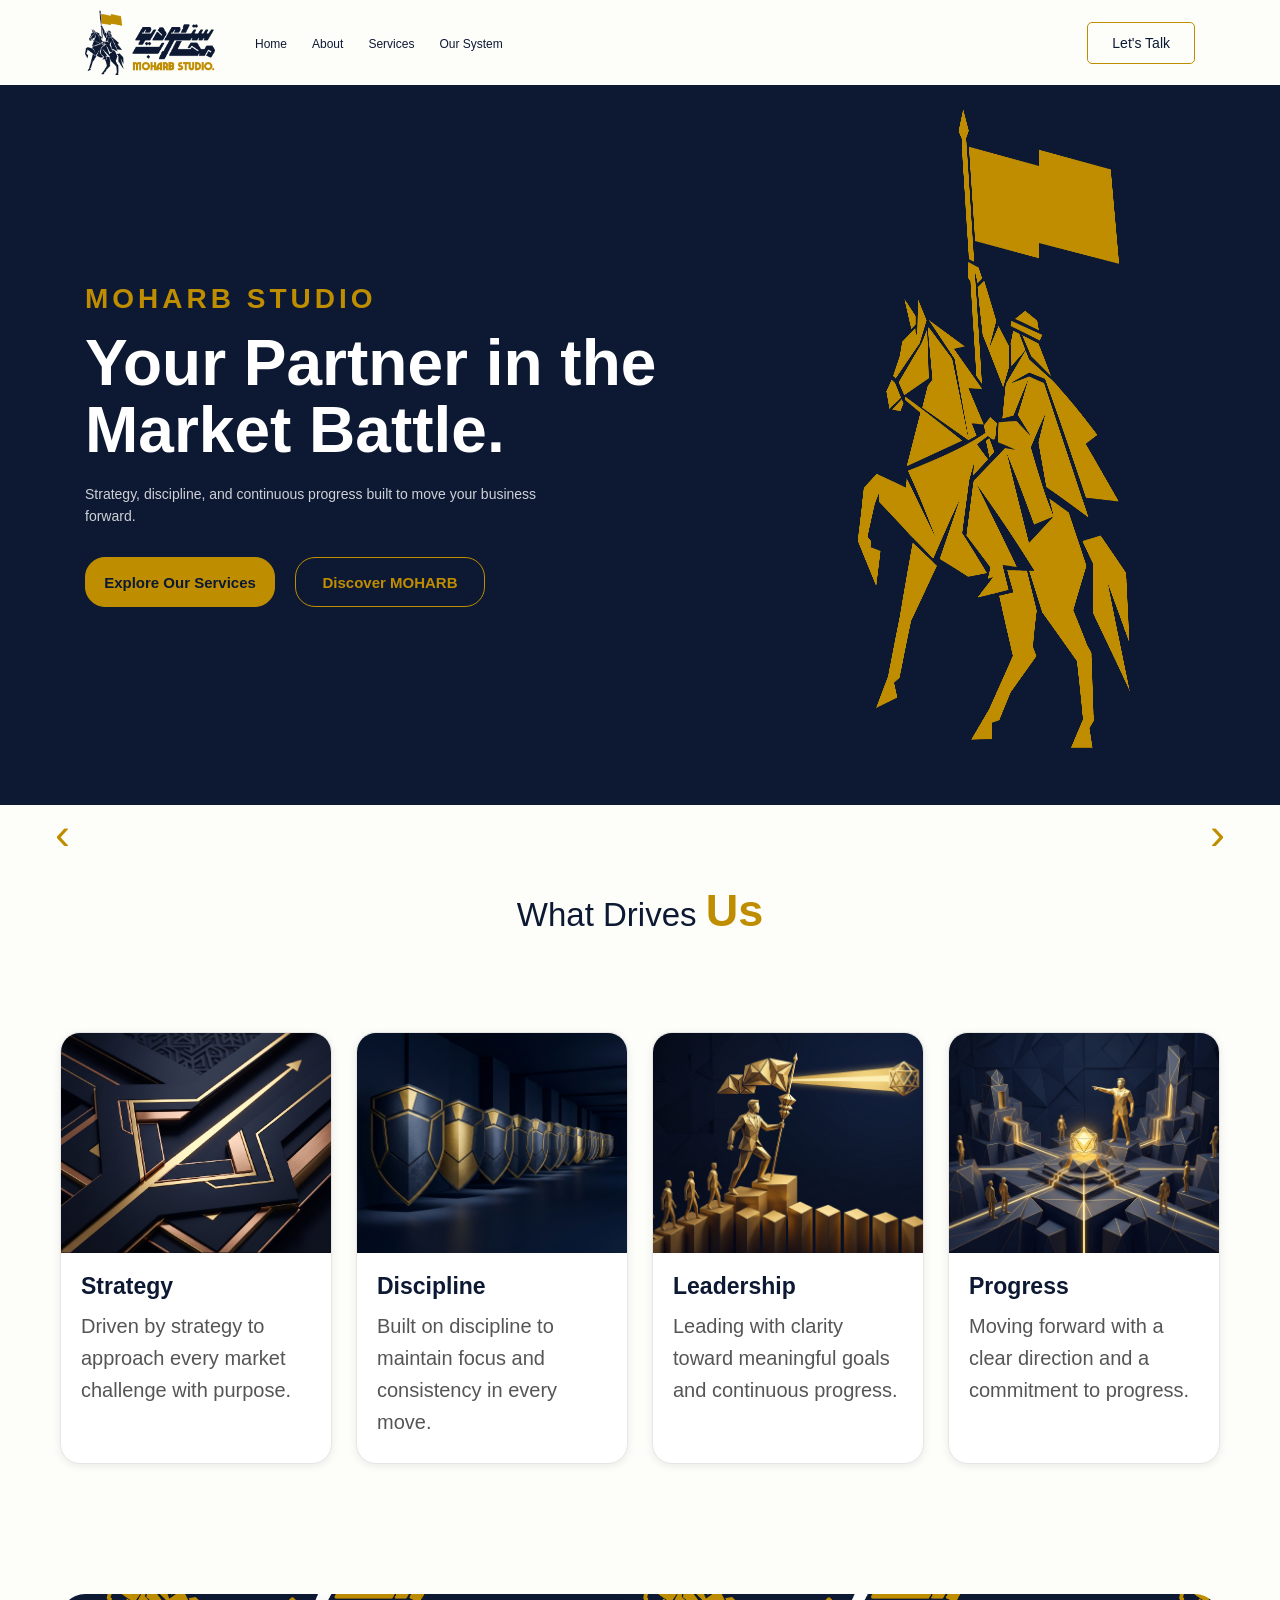
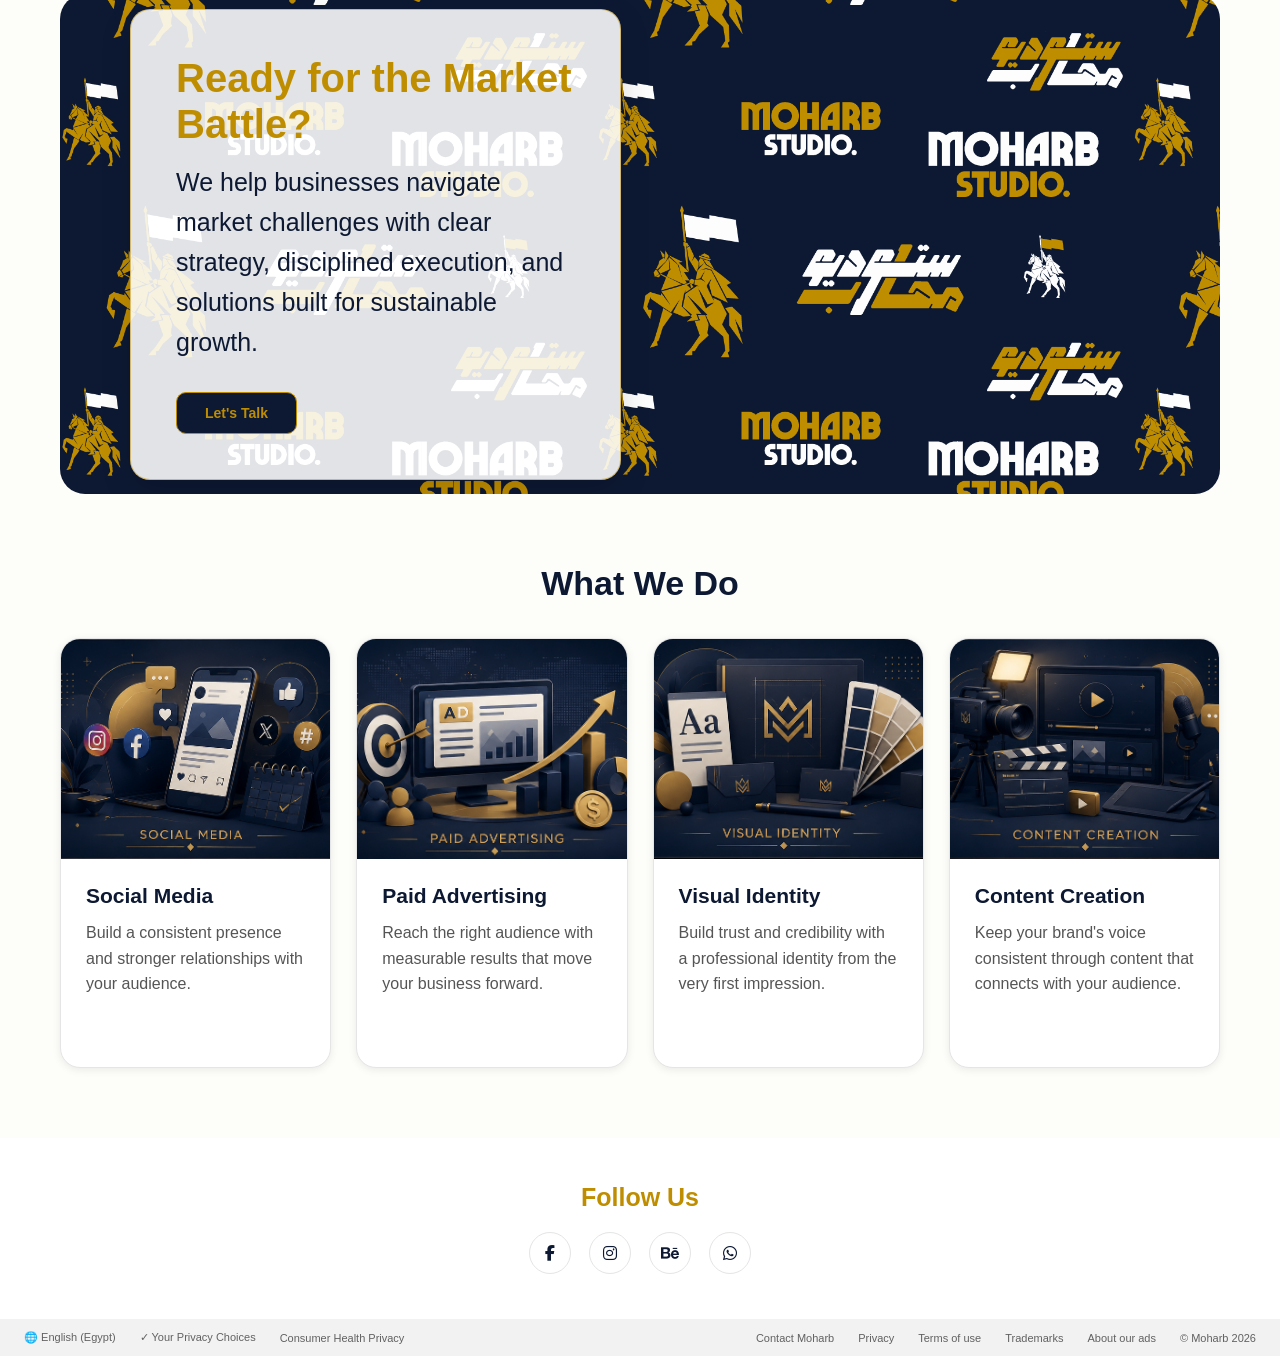
<file: index.html>
<!DOCTYPE html>
<html lang="en">
<head>
    <meta charset="UTF-8">
    <meta name="viewport" content="width=device-width, initial-scale=1.0">
    <title>MOHARB</title>
    <link rel="stylesheet" href="MOHARB-Website.css">
    <link rel="stylesheet" href="https://cdnjs.cloudflare.com/ajax/libs/font-awesome/6.5.2/css/all.min.css">
</head>
<body>

    <header>

        <nav class="navbar">

            <div class="nav-left">

                <a href="#" class="logo">
                      <img src="MOHARB-Website-img/Moharb-logo.png" alt="MOHARB Studio Logo">
                </a>

                <ul class="nav-links">

                   <li>
                       <a href="#">Home</a>
                   </li>

                   <li>
                       <a href="#">About</a>
                   </li>

                   <li>
                       <a href="#">Services</a>
                   </li>

                   <li>
                       <a href="#">Our System</a>
                   </li>

                </ul>

            </div>

                <a href="https://wa.me/201159759359" class="contact-btn">
                     Let's Talk
                </a>

        </nav>

    </header>

    <main>

        <section class="hero">

            <div class="hero-content">

                <p class="hero-label">
                     MOHARB STUDIO
                </p>

                <h1>
                     Your Partner in the Market Battle.
                </h1>

                <p class="hero-description">
                     Strategy, discipline, and continuous progress
                     built to move your business forward.
                </p>

                <div class="hero-buttons">

                    <a href="#" class="primary-button">
                    Explore Our Services
                    </a>

                    <a href="#" class="secondary-button">
                    Discover MOHARB
                    </a>

                 </div>

            </div>

        </section>

        <div class="hero-bottom">

            <button class="arrow left-arrow">
                 ‹
            </button>

            <button class="arrow right-arrow">
                 ›
            </button>

        </div>

        <div class="values-header">
            <h2>What Drives <span>Us</span></h2>
        </div>

        <section class="values-section">


            <div class="value-card">
                <img src="MOHARB-Website-img/1.jpg" alt="Strategy">
        
                <h3>Strategy</h3>
        
                <p>
                     Driven by strategy to approach every market challenge with purpose.
                </p>

            </div>


            <div class="value-card">
                <img src="MOHARB-Website-img/2.jpg" alt="Discipline">

                <h3>Discipline</h3>

                <p>
                     Built on discipline to maintain focus and consistency in every move.
                </p>

            </div>


            <div class="value-card">
                <img src="MOHARB-Website-img/3.jpg" alt="Leadership">

                <h3>Leadership</h3>
        
                <p>
                     Leading with clarity toward meaningful goals and continuous progress.
                </p>

            </div>


            <div class="value-card">
                <img src="MOHARB-Website-img/4.jpg" alt="Progress">

                <h3>Progress</h3>

                <p>
                     Moving forward with a clear direction and a commitment to progress.
                </p>

            </div>

        </section>


        <section class="battle-section">

            <div class="battle-content">
                <h2>Ready for the Market Battle?</h2>

                <p>
                    We help businesses navigate market challenges with clear strategy,
                    disciplined execution, and solutions built for sustainable growth.
                </p>

                <a href="#" class="battle-btn">
                    Let's Talk
                </a>
            </div>

        </section>


        <div class="services-header">
            <h2>What We Do</h2>
        </div>

        <section class="services-section">

            <div class="services-container">

                <div class="service-card">
                    <img src="MOHARB-Website-img/Social Media.png" alt="Social Media">

                    <div class="service-card-content">
                        <h3>Social Media</h3>

                        <p>
                            Build a consistent presence
                            and stronger relationships
                            with your audience.
                        </p>
                    </div>
                </div>

                <div class="service-card">
                    <img src="MOHARB-Website-img/Paid Advertising.png" alt="Paid Advertising">
        
                    <div class="service-card-content">
                        <h3>Paid Advertising</h3>
        
                        <p>
                            Reach the right audience
                            with measurable results
                            that move your business forward.
                        </p>
                    </div>
                </div>

                <div class="service-card">
                    <img src="MOHARB-Website-img/Visual Identity.png" alt="Visual Identity">

                    <div class="service-card-content">
                        <h3>Visual Identity</h3>
        
                        <p>
                            Build trust and credibility
                            with a professional identity
                            from the very first impression.
                        </p>
                    </div>
                </div>

                <div class="service-card">
                          <img src="MOHARB-Website-img/Content Creation.png" alt="Content Creation">

                    <div class="service-card-content">
                        <h3>Content Creation</h3>

                        <p>
                            Keep your brand's voice
                            consistent through content
                            that connects with your audience.
                        </p>
                    </div>
                </div>

            </div>

        </section>


        <section class="social-section">

        <h3>Follow Us</h3>

            <div class="social-icons">
    
                <a href="https://www.facebook.com/share/1bgFuyXQgr/" target="_blank" aria-label="Facebook">
                    <i class="fa-brands fa-facebook-f"></i>
                </a>

                <a href="https://www.instagram.com/moharb.studio/" target="_blank" aria-label="Instagram">
                    <i class="fa-brands fa-instagram"></i>
                </a>

                <a href="https://www.behance.net/moharbstudio20" target="_blank" aria-label="Behance">
                    <i class="fa-brands fa-behance"></i>
                </a>

                <a href="https://wa.me/201159759359" target="_blank" aria-label="WhatsApp">
                    <i class="fa-brands fa-whatsapp"></i>
                </a>
    
            </div>

        </section>

<footer class="moharb-footer">

    <div class="footer-left">

        <a href="#" class="footer-link">
            🌐 English (Egypt)
        </a>

        <a href="#" class="footer-link">
            ✓ Your Privacy Choices
        </a>

        <a href="#" class="footer-link">
            Consumer Health Privacy
        </a>

    </div>

    <div class="footer-right">

        <a href="#" class="footer-link">Contact Moharb</a>
        <a href="#" class="footer-link">Privacy</a>
        <a href="#" class="footer-link">Terms of use</a>
        <a href="#" class="footer-link">Trademarks</a>
        <a href="#" class="footer-link">About our ads</a>

        <span class="copyright">
            © Moharb 2026
        </span>

    </div>

</footer>

    </main>

</body>

</html>
</file>
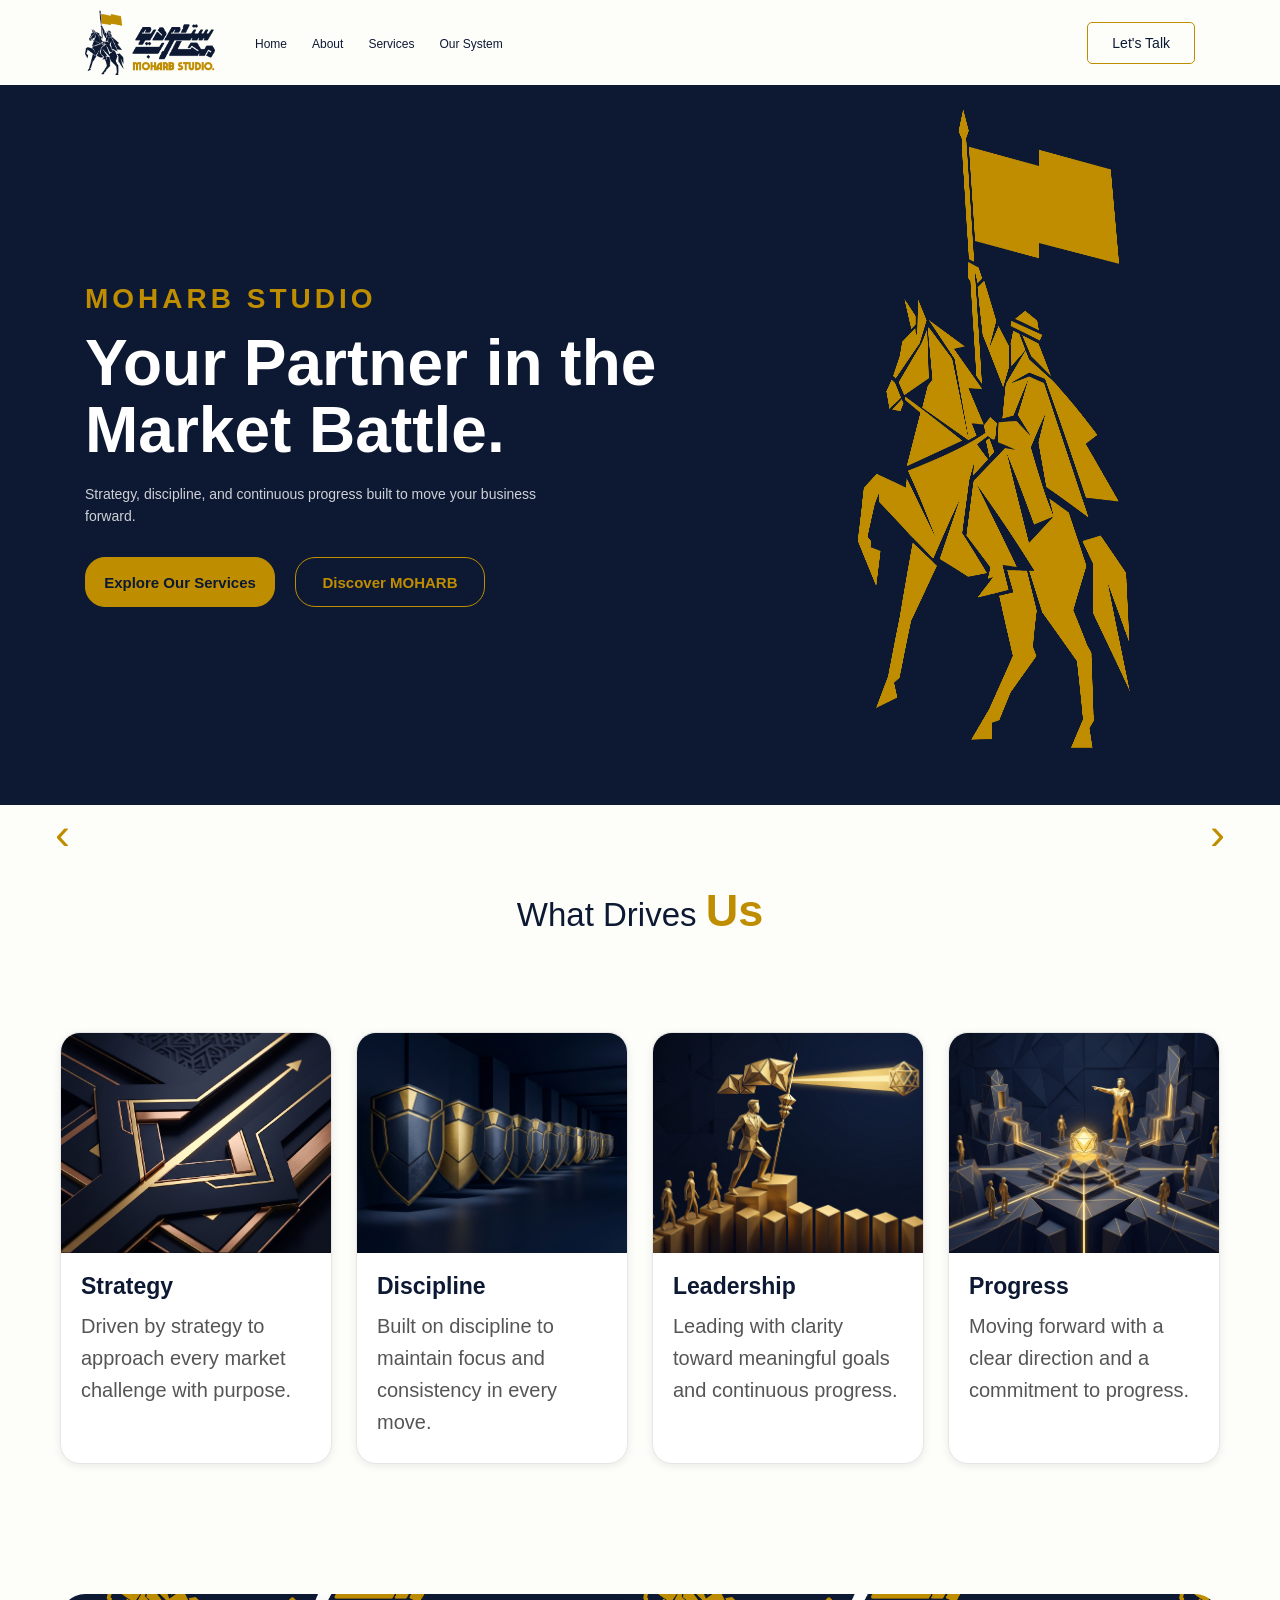
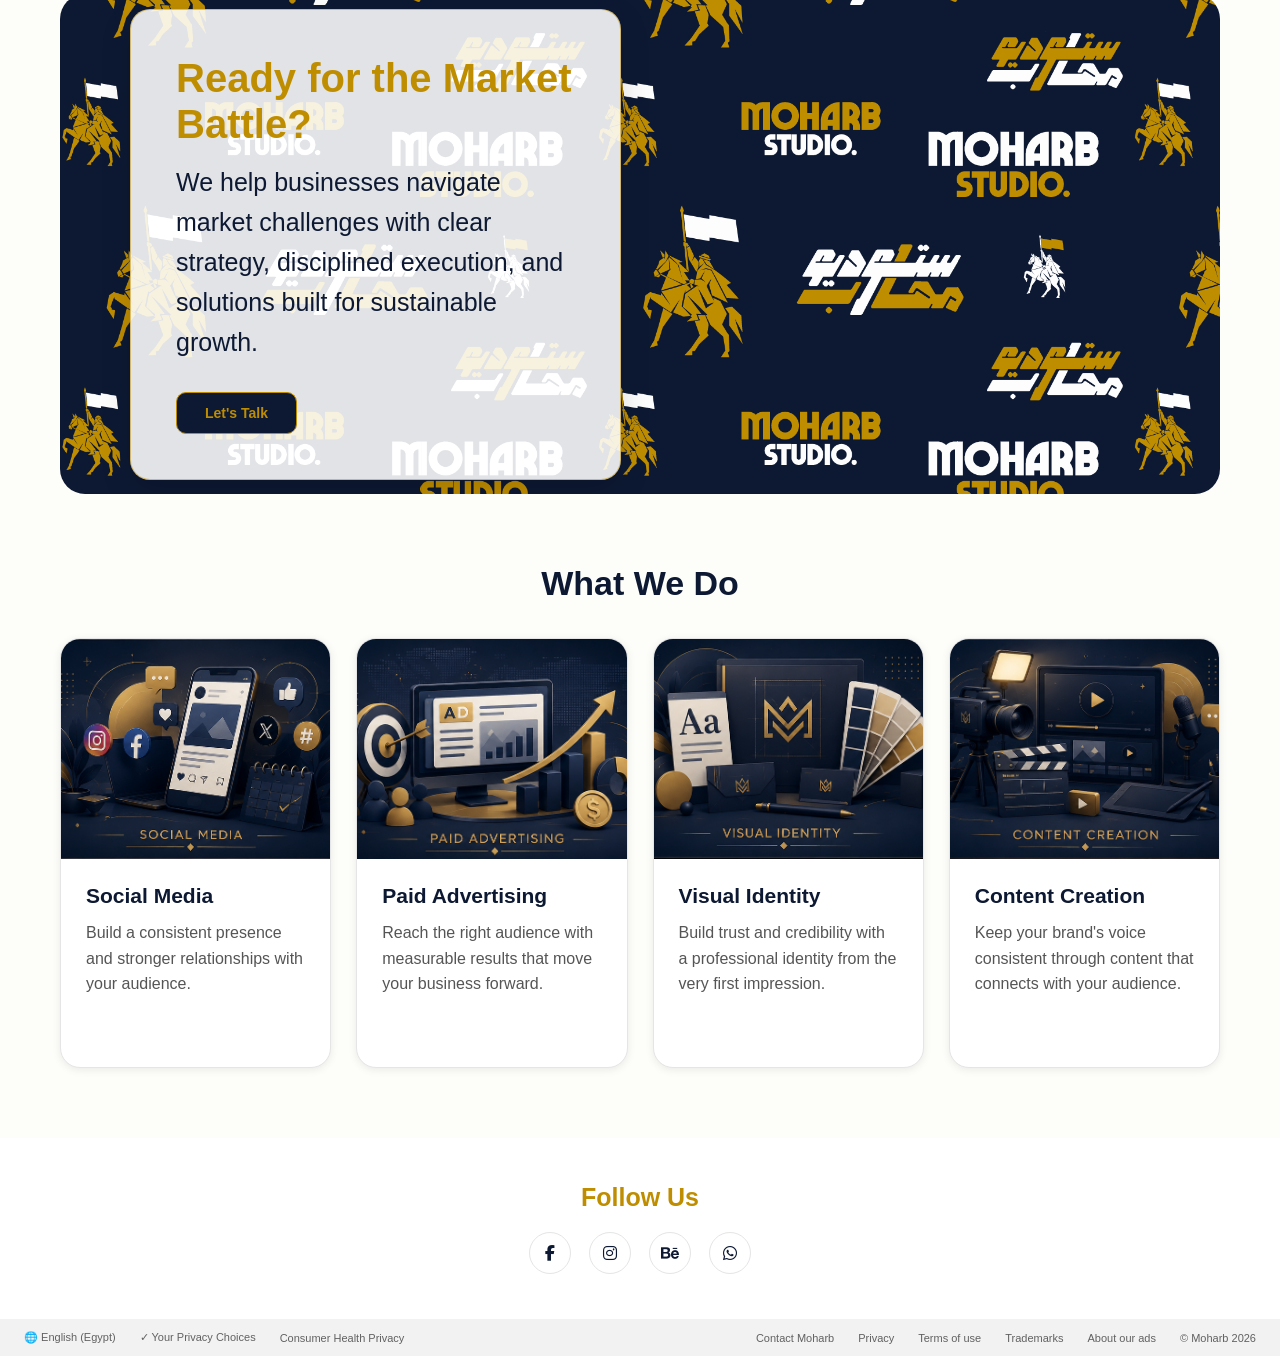
<file: MOHARB-Website.html>
<!DOCTYPE html>
<html lang="en">
<head>
    <meta charset="UTF-8">
    <meta name="viewport" content="width=device-width, initial-scale=1.0">
    <title>MOHARB</title>
    <link rel="stylesheet" href="MOHARB-Website.css">
    <link rel="stylesheet" href="https://cdnjs.cloudflare.com/ajax/libs/font-awesome/6.5.2/css/all.min.css">
</head>
<body>

    <header>

        <nav class="navbar">

            <div class="nav-left">

                <a href="#" class="logo">
                      <img src="MOHARB-Website-img/Moharb-logo.png" alt="MOHARB Studio Logo">
                </a>

                <ul class="nav-links">

                   <li>
                       <a href="#">Home</a>
                   </li>

                   <li>
                       <a href="#">About</a>
                   </li>

                   <li>
                       <a href="#">Services</a>
                   </li>

                   <li>
                       <a href="#">Our System</a>
                   </li>

                </ul>

            </div>

                <a href="https://wa.me/201159759359" class="contact-btn">
                     Let's Talk
                </a>

        </nav>

    </header>

    <main>

        <section class="hero">

            <div class="hero-content">

                <p class="hero-label">
                     MOHARB STUDIO
                </p>

                <h1>
                     Your Partner in the Market Battle.
                </h1>

                <p class="hero-description">
                     Strategy, discipline, and continuous progress
                     built to move your business forward.
                </p>

                <div class="hero-buttons">

                    <a href="#" class="primary-button">
                    Explore Our Services
                    </a>

                    <a href="#" class="secondary-button">
                    Discover MOHARB
                    </a>

                 </div>

            </div>

        </section>

        <div class="hero-bottom">

            <button class="arrow left-arrow">
                 ‹
            </button>

            <button class="arrow right-arrow">
                 ›
            </button>

        </div>

        <div class="values-header">
            <h2>What Drives <span>Us</span></h2>
        </div>

        <section class="values-section">


            <div class="value-card">
                <img src="MOHARB-Website-img/1.jpg" alt="Strategy">
        
                <h3>Strategy</h3>
        
                <p>
                     Driven by strategy to approach every market challenge with purpose.
                </p>

            </div>


            <div class="value-card">
                <img src="MOHARB-Website-img/2.jpg" alt="Discipline">

                <h3>Discipline</h3>

                <p>
                     Built on discipline to maintain focus and consistency in every move.
                </p>

            </div>


            <div class="value-card">
                <img src="MOHARB-Website-img/3.jpg" alt="Leadership">

                <h3>Leadership</h3>
        
                <p>
                     Leading with clarity toward meaningful goals and continuous progress.
                </p>

            </div>


            <div class="value-card">
                <img src="MOHARB-Website-img/4.jpg" alt="Progress">

                <h3>Progress</h3>

                <p>
                     Moving forward with a clear direction and a commitment to progress.
                </p>

            </div>

        </section>


        <section class="battle-section">

            <div class="battle-content">
                <h2>Ready for the Market Battle?</h2>

                <p>
                    We help businesses navigate market challenges with clear strategy,
                    disciplined execution, and solutions built for sustainable growth.
                </p>

                <a href="#" class="battle-btn">
                    Let's Talk
                </a>
            </div>

        </section>


        <div class="services-header">
            <h2>What We Do</h2>
        </div>

        <section class="services-section">

            <div class="services-container">

                <div class="service-card">
                    <img src="MOHARB-Website-img/Social Media.png" alt="Social Media">

                    <div class="service-card-content">
                        <h3>Social Media</h3>

                        <p>
                            Build a consistent presence
                            and stronger relationships
                            with your audience.
                        </p>
                    </div>
                </div>

                <div class="service-card">
                    <img src="MOHARB-Website-img/Paid Advertising.png" alt="Paid Advertising">
        
                    <div class="service-card-content">
                        <h3>Paid Advertising</h3>
        
                        <p>
                            Reach the right audience
                            with measurable results
                            that move your business forward.
                        </p>
                    </div>
                </div>

                <div class="service-card">
                    <img src="MOHARB-Website-img/Visual Identity.png" alt="Visual Identity">

                    <div class="service-card-content">
                        <h3>Visual Identity</h3>
        
                        <p>
                            Build trust and credibility
                            with a professional identity
                            from the very first impression.
                        </p>
                    </div>
                </div>

                <div class="service-card">
                          <img src="MOHARB-Website-img/Content Creation.png" alt="Content Creation">

                    <div class="service-card-content">
                        <h3>Content Creation</h3>

                        <p>
                            Keep your brand's voice
                            consistent through content
                            that connects with your audience.
                        </p>
                    </div>
                </div>

            </div>

        </section>


        <section class="social-section">

        <h3>Follow Us</h3>

            <div class="social-icons">
    
                <a href="https://www.facebook.com/share/1bgFuyXQgr/" target="_blank" aria-label="Facebook">
                    <i class="fa-brands fa-facebook-f"></i>
                </a>

                <a href="https://www.instagram.com/moharb.studio/" target="_blank" aria-label="Instagram">
                    <i class="fa-brands fa-instagram"></i>
                </a>

                <a href="https://www.behance.net/moharbstudio20" target="_blank" aria-label="Behance">
                    <i class="fa-brands fa-behance"></i>
                </a>

                <a href="https://wa.me/201159759359" target="_blank" aria-label="WhatsApp">
                    <i class="fa-brands fa-whatsapp"></i>
                </a>
    
            </div>

        </section>

<footer class="moharb-footer">

    <div class="footer-left">

        <a href="#" class="footer-link">
            🌐 English (Egypt)
        </a>

        <a href="#" class="footer-link">
            ✓ Your Privacy Choices
        </a>

        <a href="#" class="footer-link">
            Consumer Health Privacy
        </a>

    </div>

    <div class="footer-right">

        <a href="#" class="footer-link">Contact Moharb</a>
        <a href="#" class="footer-link">Privacy</a>
        <a href="#" class="footer-link">Terms of use</a>
        <a href="#" class="footer-link">Trademarks</a>
        <a href="#" class="footer-link">About our ads</a>

        <span class="copyright">
            © Moharb 2026
        </span>

    </div>

</footer>

    </main>

</body>

</html>
</file>
<file: MOHARB-Website.css>
* {
    margin: 0;
    padding: 0;
    box-sizing: border-box;
}

body {
    font-family:'Times New Roman', Times, serif;
    background-color: #fdfefa;
}
/*
   NAVBAR
*/

.navbar {
    display: flex;
    align-items: center;
    justify-content: space-between;
    padding:10px 85px;
}


.nav-left {
    display: flex;
    align-items: center;
    gap: 40px;
}
.logo img {
    width: 130px;
    display: block;
}
.nav-links {
    display: flex;
    align-items:center;
    gap: 25px;
    list-style: none;
}
.nav-links a {
    text-decoration: none;
    color: #0D1933;
    font-size: 12px;
}


.contact-btn {
    text-decoration: none;
    padding: 12px 24px;
    border: 1.8px solid #bf8d00;
    border-radius: 5px;
    color: #0D1933;
    font-size: 14px;

    transition: all 0.3s ease;
}

.contact-btn:hover {
    background-color: #0D1933;
    color: #bf8d00;
}


.nav-links a {
    display: inline-block;
    transition: all 0.3s ease;
}

.nav-links a:hover {
    color: #bf8d00;
    transform: translateY(-2px);
}



/*
   HERO
*/

.hero {
    height: 80vh;
    display: flex;
    align-items: center;
    background-image: url("MOHARB-Website-img/Moharb.jpg");
    background-size: 100% 100%;
}

.hero-content {
    max-width: 750px;
    margin-left: 85px;
    color:#bf8d00;
}

.hero-label {
    margin-bottom: 15px;
    color: #bf8d00;
    font-size: 28px;
    font-weight: 700;
    letter-spacing: 4px;
}
.hero-label{
    display: inline-block;
    transition: all 0.3s ease;
}

.hero-label:hover {
    scale: calc(1.4);
    transform: translateY(-7px);
}


.hero h1 {
    margin-bottom: 18px;
    color: white;
    font-size: 64px;
    line-height: 1.05;
    font-weight: 700;
}

.hero-description {
    max-width: 500px;
    margin-bottom: 30px;
    color: rgba(255, 255, 255, 0.8);
    font-size: 14px;
    line-height: 1.6;
}


.hero-buttons {
    display: flex;
    gap: 20px;
}
.hero-buttons a {
    display: inline-flex;
    align-items: center;
    justify-content: center;
    width: 190px;
    height: 50px;
    text-decoration: none;
    font-size: 15px;
    font-weight: 600;
    transition: all 0.3s ease;
    border-radius: 20px;
}
.hero-buttons a:hover {
    transform: translateY(-6px);
    box-shadow: 0 8px 20px rgba(0, 0, 0, 0.7);
}
.primary-button {
    background-color: #bf8d00;
    color: #0D1933;
    border: 1px solid #bf8d00;
}
.secondary-button {
    background-color: transparent;
    color: #bf8d00;
    border: 1px solid #bf8d00;
}


.hero-bottom {
    height: 80px;
    display: flex;
    align-items: center;
    justify-content: space-between;
    padding: 0 40px;
}
.arrow {
    width: 45px;
    height: 45px;
    border: none;
    background-color: transparent;
    font-size: 45px;
    color: #bf8d00;
    cursor:pointer;
    transform: translateY(-15px);
    transition: all 0.3s ease;
}
.left-arrow:hover {
    transform: translate(-5px, -15px) scale(1.15);
}
.right-arrow:hover {
    transform: translate(5px, -15px) scale(1.15);
}


.values-header {
    text-align: center;
    margin-bottom: 35px;
}

.values-header h2 {
    color: #0D1933;
    font-size: 33px;
    font-weight: 500;
    margin: 0;
}

.values-header h2 span {
    color: #bf8d00;
    font-size: 45px;
    font-weight: 700;
    position: relative;
    cursor: pointer;
}
.values-header h2 span::after {
    content: "";
    position: absolute;
    width: 0;
    height: 3.5px;
    background-color: #bf8d00;
    left: 0;
    bottom: -5px;
    transition: width 0.3s ease;
}

.values-header h2 span:hover::after {
    width: 100%;
}

.values-section {
    display: flex;
    gap: 24px;
    padding: 60px;
    flex-direction: row;
}

.value-card {
    flex: 1;
    min-height: 430px;

    background-color: #ffffff;
    border: 1px solid #e5e5e5;
    border-radius: 20px;
    overflow: hidden;
    box-shadow: 0 2px 8px rgba(0, 0, 0, 0.08);

    transition: transform 0.3s ease, box-shadow 0.3s ease;
}

.value-card img {
    width: 100%;
    height: 220px;
    object-fit: cover;
    display: block;
}
.value-card {
    flex: 1;
    background-color: #ffffff;
    border: 1px solid #e5e5e5;
    border-radius: 20px;
    overflow: hidden;
    box-shadow: 0 2px 8px rgba(0, 0, 0, 0.08);
    transition: transform 0.3s ease, box-shadow 0.3s ease;
}

.value-card:hover {
    transform: scale(1.02);
    box-shadow: 0 8px 20px rgba(0, 0, 0, 0.15);
}

.value-card h3 {
    margin: 20px 20px 10px;
    color: #0D1933;
    font-size: 23px;
    font-weight: 700;
    position: relative;
    width: fit-content;
}


.value-card h3::after {
    content: "";
    position: absolute;
    left: 0;
    bottom: -5px;
    width: 0;
    height: 2px;
    background-color: #bf8d00;
    transition: width 0.3s ease;
}

.value-card:hover h3::after {
    width: 100%;
}

.value-card p {
    margin: 0 20px 25px;
    color: #555555;
    font-size: 20px;
    line-height: 1.6;
}
.value-card img {
    width: 100%;
    height: 220px;
    object-fit: cover;
    display: block;
}


.battle-section {
    height: 500px;
    margin: 70px 60px;
    border-radius: 25px;
    overflow: hidden;

    background-image: url("MOHARB-Website-img/1-1.png");
    background-size: cover;
    background-position: center;
    background-repeat: no-repeat;

    display: flex;
    align-items: center;
    justify-content: flex-start;

    padding-left: 70px;
}

.battle-content {
    width: 45%;
    padding: 45px;

    background: rgba(255, 255, 255, 0.88);
    border-radius: 20px;

    border: 1px solid rgba(191, 141, 0, 0.5);

    box-shadow: 0 10px 30px rgba(0, 0, 0, 0.15);
}

.battle-content h2 {
    color: #bf8d00;
    font-size: 40px;
    font-weight: 700;
    line-height: 1.15;
    margin: 0 0 15px;
    transition: transform 0.3s ease, text-shadow 0.3s ease;
}

.battle-content h2:hover {
    transform: translateY(-4px) scale(1.04);
    text-shadow: 0 5px 12px rgba(13, 25, 51, 0.25);
}

.battle-content p {
    color: #0D1933;
    font-size: 25px;
    font-weight: 500;
    line-height: 1.6;
    margin: 0 0 30px;
}

.battle-btn {
    display: inline-block;
    padding: 12px 28px;

    background-color: #0D1933;
    color: #bf8d00;

    text-decoration: none;
    font-size: 14px;
    font-weight: 600;

    border: 1.8px solid #bf8d00;
    border-radius: 10px;

    transition: all 0.3s ease;
}

.battle-btn:hover {
    background-color: #bf8d00;
    color: #0D1933;
    transform: translateY(-5px);
    box-shadow: 0 6px 15px rgba(191, 141, 0, 0.25);
}


.services-header {
    text-align: center;
    margin: 70px 60px 35px;
}

.services-header h2 {
    color: #0D1933;
    font-size: 34px;
    font-weight: 600;
    margin: 0;

    transition: transform 0.3s ease, text-shadow 0.3s ease;
}

.services-header h2:hover {
    color: #bf8d00;
    transform: translateY(-4px) scale(1.04);
    text-shadow: 0 5px 12px rgba(13, 25, 51, 0.20);
}

.services-section {
    padding: 0 60px 70px;
}

.services-container {
    display: flex;
    justify-content: center;
    gap: 25px;
}
.service-card {
    flex: 1;
    min-height: 430px;

    background-color: #ffffff;
    border: 1.4px solid #e5e5e5;
    border-radius: 20px;
    overflow: hidden;
    box-shadow: 0 2px 8px rgba(0, 0, 0, 0.08);

    transition: transform 0.3s ease,
                box-shadow 0.3s ease,
                border-color 0.3s ease;
}
.service-card-content {
    padding: 25px;

    display: flex;
    flex-direction: column;
    height: calc(100% - 220px);
}

.service-card:hover {
    transform: translateY(-6px) scale(1.02);

    border-color: #bf8d00;

    box-shadow: 0 12px 25px rgba(13, 25, 51, 0.18);
}

.service-card-content h3 {
    color: #0D1933;
    font-size: 21px;
    font-weight: 700;
    margin: 0 0 12px;

    transition: color 0.3s ease;
}

.service-card:hover {
    transform: translateY(-6px) scale(1.02);
    box-shadow: 0 12px 25px rgba(13, 25, 51, 0.18);
}

.service-card:hover .service-card-content h3 {
    color: #bf8d00;
}


.service-card-content p {
    color: #555;
    font-size: 20ٍٍpx;
    font-weight: 400;
    line-height: 1.6;
    margin: 0;
}

.service-card img {
    width: 100%;
    height: 220px;
    object-fit: cover;
    display: block;
}


.social-section {
    padding: 45px 20px;
    text-align: center;
    background-color: #ffffff;
}

.social-section h3 {
    color:  #bf8d00;
    font-size: 25px;
    font-weight: 600;
    margin-bottom: 20px;
}

.social-icons {
    display: flex;
    justify-content: center;
    align-items: center;
    gap: 18px;
}

.social-icons a {
    width: 42px;
    height: 42px;

    display: flex;
    justify-content: center;
    align-items: center;

    color: #0D1933;
    background-color: #ffffff;

    border: 1px solid #e5e5e5;
    border-radius: 50%;

    text-decoration: none;

    transition: all 0.3s ease;
}

.social-icons a:hover {
    color: #ffffff;
    background-color: #bf8d00;
    border-color: #bf8d00;

    transform: translateY(-4px);
    box-shadow: 0 6px 15px rgba(191, 141, 0, 0.25);
}



body {
    margin: 0;
    padding: 0;
    font-family: 'Segoe UI', Tahoma, Geneva, Verdana, sans-serif;
    display: flex;
    flex-direction: column;
    min-height: 100vh;
}


.moharb-footer {
    background-color: #f2f2f2;
    padding: 12px 24px;
    display: flex;
    justify-content: space-between;
    align-items: center;
    font-size: 11px;
    color: #616161;
    margin-top: auto; 
}


.footer-left, .footer-right {
    display: flex;
    align-items: center;
    gap: 24px; 
    flex-wrap: wrap;
}


.footer-link {
    color: #616161;
    text-decoration: none;
    display: flex;
    align-items: center;
    gap: 8px;
    transition: color 0.2s ease, text-decoration 0.2s ease;
}

.footer-link:hover {
    color: #000;
    text-decoration: underline;
}

.icon {
    width: 16px;
    height: 16px;
}

.privacy-icon {
    width: 32px;
    height: 16px;
}

.copyright {
    color: #616161;
}
</file>
